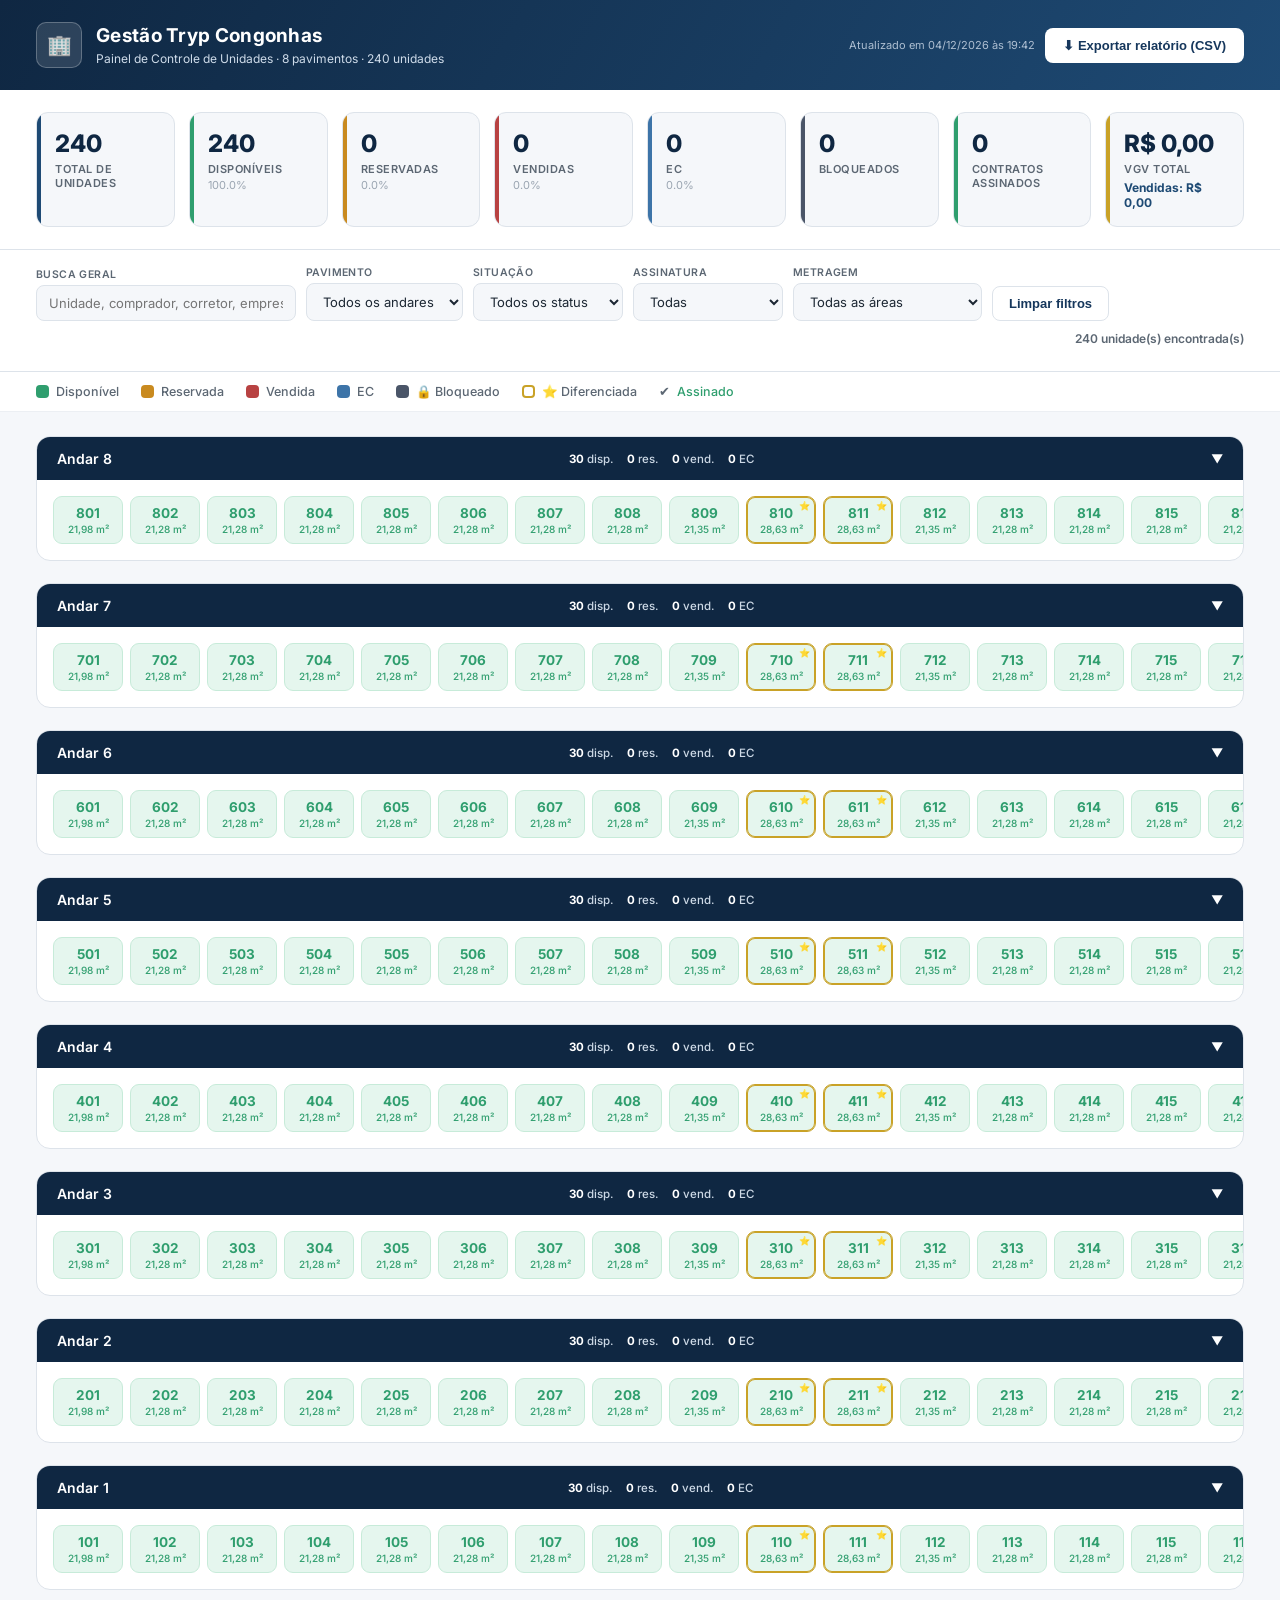
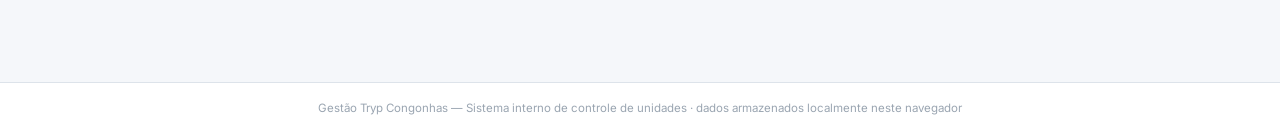
<file: GESTÂO CONGONHAS.html>
<!DOCTYPE html>
<html lang="pt-BR">
<head>
<meta charset="UTF-8">
<meta name="viewport" content="width=device-width, initial-scale=1.0">
<title>Gestão Tryp Congonhas | Controle de Unidades</title>
<link rel="preconnect" href="https://fonts.googleapis.com">
<link href="https://fonts.googleapis.com/css2?family=Inter:wght@400;500;600;700;800&display=swap" rel="stylesheet">
<style>
  :root{
    --azul-900:#0f2742;
    --azul-800:#16375c;
    --azul-700:#1e4a74;
    --azul-600:#2a5d8f;
    --azul-500:#3d74a8;
    --cinza-50:#f5f7fa;
    --cinza-100:#eceff3;
    --cinza-200:#dde3ea;
    --cinza-400:#9aa5b1;
    --cinza-600:#5c6773;
    --texto:#1c2733;

    --disp:#2f9e6e;
    --disp-bg:#e5f6ee;
    --res:#c98a1f;
    --res-bg:#fbf0dd;
    --vend:#b84242;
    --vend-bg:#fbe8e8;
    --ec:#3d74a8;
    --ec-bg:#e6eef5;
    --dif-border:#c9a227;

    --sign-ok:#2f9e6e;
    --sign-pend:#c98a1f;
    --sign-no:#9aa5b1;

    --bloqueado:#4a5568;
    --bloqueado-bg:#e2e8f0;
  }

  *{ box-sizing:border-box; margin:0; padding:0; }
  body{
    font-family:'Inter',Arial,sans-serif;
    background: var(--cinza-50);
    color: var(--texto);
    -webkit-font-smoothing:antialiased;
  }

  /* ===== HEADER ===== */
  header{
    background: linear-gradient(120deg, var(--azul-900), var(--azul-700));
    color:#fff;
    padding: 22px 36px;
    display:flex;
    justify-content:space-between;
    align-items:center;
    flex-wrap:wrap;
    gap:14px;
    box-shadow: 0 2px 10px rgba(0,0,0,.15);
  }
  .brand{ display:flex; align-items:center; gap:14px; }
  .brand-icon{
    width:46px; height:46px;
    background: rgba(255,255,255,.12);
    border:1px solid rgba(255,255,255,.25);
    border-radius:10px;
    display:flex; align-items:center; justify-content:center;
    font-size:20px;
  }
  .brand h1{ font-size:19px; font-weight:700; letter-spacing:.3px; }
  .brand span{ font-size:12px; color:#cfdcea; font-weight:400; }

  .header-actions{ display:flex; gap:10px; align-items:center; }
  .btn-export{
    background:#fff;
    color:var(--azul-800);
    border:none;
    padding:10px 18px;
    border-radius:8px;
    font-size:13px;
    font-weight:600;
    cursor:pointer;
    display:flex; align-items:center; gap:8px;
    transition:.2s;
  }
  .btn-export:hover{ background:#dfe8f1; transform:translateY(-1px); }

  .updated-at{ font-size:11px; color:#aebfd2; }

  /* ===== DASHBOARD ===== */
  .dashboard{
    display:grid;
    grid-template-columns: repeat(8, 1fr);
    gap:14px;
    padding: 22px 36px;
    background:#fff;
    border-bottom:1px solid var(--cinza-200);
  }
  .card{
    background: var(--cinza-50);
    border:1px solid var(--cinza-200);
    border-radius:12px;
    padding:16px 18px;
    position:relative;
    overflow:hidden;
  }
  .card::before{ content:""; position:absolute; left:0; top:0; bottom:0; width:4px; }
  .card h3{ font-size:24px; font-weight:800; color:var(--azul-900); }
  .card p{ font-size:11px; color:var(--cinza-600); text-transform:uppercase; letter-spacing:.5px; margin-top:4px; font-weight:600;}
  .card .pct{ font-size:11px; color:var(--cinza-400); margin-top:2px; }
  .card .valor-total{ font-size:12px; color:var(--azul-700); font-weight:700; margin-top:4px; }

  .card.total::before{ background:var(--azul-700); }
  .card.disponivel::before{ background:var(--disp); }
  .card.reservada::before{ background:var(--res); }
  .card.vendida::before{ background:var(--vend); }
  .card.ec::before{ background:var(--ec); }
  .card.dif::before{ background:var(--dif-border); }
  .card.assinado::before{ background:var(--sign-ok); }
  .card.bloqueado::before{ background:var(--bloqueado); }

  /* ===== FILTERS ===== */
  .filters{
    display:flex;
    gap:10px;
    flex-wrap:wrap;
    align-items:flex-end;
    padding: 16px 36px;
    background:#fff;
    border-bottom:1px solid var(--cinza-200);
    position:sticky;
    top:0;
    z-index:60;
  }
  .filters label.fgroup{ display:flex; flex-direction:column; gap:4px; }
  .filters label.fgroup span{
    font-size:10.5px; color:var(--cinza-600); font-weight:600; text-transform:uppercase; letter-spacing:.4px;
  }
  .filters select, .filters input{
    padding:9px 12px;
    border-radius:8px;
    border:1px solid var(--cinza-200);
    font-size:13px;
    background:var(--cinza-50);
    color:var(--texto);
    min-width:150px;
    font-family:inherit;
  }
  .filters input#fBuscaGeral{ min-width:260px; }
  .filters select:focus, .filters input:focus{ outline:none; border-color:var(--azul-600); background:#fff; }
  .filters .btn-clear{
    background:transparent;
    border:1px solid var(--cinza-200);
    color:var(--azul-800);
    padding:9px 16px;
    border-radius:8px;
    font-size:13px;
    font-weight:600;
    cursor:pointer;
    transition:.2s;
  }
  .filters .btn-clear:hover{ background:var(--cinza-100); }
  .filters .result-count{
    font-size:12px; color:var(--cinza-600); margin-left:auto; padding-bottom:9px; font-weight:600;
  }

  /* ===== LEGEND ===== */
  .legend{
    display:flex;
    gap:22px;
    padding: 12px 36px;
    flex-wrap:wrap;
    font-size:12.5px;
    background:#fff;
    border-bottom:1px solid var(--cinza-100);
    color:var(--cinza-600);
  }
  .legend span{ display:flex; align-items:center; gap:7px; font-weight:500; }
  .dot{ width:13px; height:13px; border-radius:4px; display:inline-block; }

  /* ===== FLOORS ===== */
  .container{ padding: 24px 36px 70px; }

  .floor-block{
    margin-bottom: 22px;
    background:#fff;
    border-radius:14px;
    border:1px solid var(--cinza-200);
    overflow:hidden;
  }
  .floor-header{
    background: var(--azul-900);
    color:#fff;
    padding: 13px 20px;
    display:flex;
    justify-content:space-between;
    align-items:center;
    flex-wrap:wrap;
    gap:10px;
    font-size:14px;
    font-weight:600;
    cursor:pointer;
    user-select:none;
  }
  .floor-header .mini-stats{ display:flex; gap:14px; font-size:11.5px; font-weight:500; flex-wrap:wrap; color:#cdd9e6;}
  .floor-header .mini-stats b{ color:#fff; font-weight:700; }
  .floor-header .toggle-icon{ transition: transform .25s; font-size:12px; }
  .floor-header.collapsed .toggle-icon{ transform: rotate(-90deg); }

  .floor-grid-wrapper{ overflow-x:auto; padding:16px; }
  .floor-grid-wrapper.hidden{ display:none; }

  .floor-grid{
    display:grid;
    grid-template-columns: repeat(30, minmax(70px,1fr));
    gap:7px;
    min-width:2150px;
  }

  .unit{
    border-radius:9px;
    padding:8px 5px;
    text-align:center;
    cursor:pointer;
    font-size:12px;
    position:relative;
    transition: all .15s ease;
    border:1.5px solid transparent;
    background:#fff;
  }
  .unit b{ display:block; font-size:13.5px; font-weight:700; }
  .unit small{ display:block; font-size:10px; margin-top:2px; font-weight:500; }
  .unit:hover{ transform: translateY(-3px); box-shadow:0 6px 14px rgba(15,39,66,.18); z-index:5; }
  .unit.dim{ opacity:.15; pointer-events:none; }
  .unit.bloqueada{ 
    background:var(--bloqueado-bg); 
    color:var(--bloqueado); 
    border-color:var(--cinza-400);
    cursor:not-allowed;
  }
  .unit.bloqueada:hover{ transform:none; box-shadow:none; }

  .status-disponivel{ background:var(--disp-bg); color:var(--disp); border-color:#c7ebd9;}
  .status-reservada{ background:var(--res-bg); color:var(--res); border-color:#f0dcb2;}
  .status-vendida{ background:var(--vend-bg); color:var(--vend); border-color:#f3cccc;}
  .status-ec{ background:var(--ec-bg); color:var(--ec); border-color:#c6dced;}

  .diferenciada{ border-color:var(--dif-border) !important; box-shadow: inset 0 0 0 1px var(--dif-border); }
  .star{ position:absolute; top:3px; right:5px; font-size:9px; }
  .lock-icon{ position:absolute; top:3px; left:5px; font-size:9px; }

  .sign-badge{
    position:absolute; top:3px; right:5px; font-size:9px; font-weight:700;
  }
  .sign-badge.ok{ color:var(--sign-ok); }
  .sign-badge.pend{ color:var(--sign-pend); }

  /* ===== MODAL ===== */
  .overlay{
    display:none;
    position:fixed; inset:0;
    background:rgba(15,39,66,.55);
    align-items:center; justify-content:center;
    z-index:999;
    backdrop-filter: blur(2px);
    padding: 20px;
  }
  .overlay.active{ display:flex; }
  .modal{
    background:#fff;
    width:480px;
    max-width:100%;
    max-height: 92vh;
    overflow-y:auto;
    border-radius:16px;
    padding:26px;
    box-shadow:0 20px 50px rgba(0,0,0,.25);
    animation: pop .18s ease;
  }
  @keyframes pop{ from{ transform:scale(.95); opacity:0;} to{ transform:scale(1); opacity:1;} }

  .modal-head{ display:flex; justify-content:space-between; align-items:flex-start; margin-bottom:4px;}
  .modal h2{ font-size:19px; color:var(--azul-900); font-weight:700; }
  .modal .close-x{ cursor:pointer; color:var(--cinza-400); font-size:20px; line-height:1;}
  .modal .close-x:hover{ color:var(--texto); }
  .modal .area-info{ font-size:12.5px; color:var(--cinza-600); margin-bottom:10px; }
  .modal .valor-info{ font-size:14px; color:var(--azul-800); font-weight:700; margin-bottom:14px; }

  .modal .section-title{
    font-size:11px; font-weight:800; color:var(--azul-700); text-transform:uppercase;
    letter-spacing:.6px; margin-top:18px; padding-top:14px; border-top:1px solid var(--cinza-100);
  }
  .modal .section-title:first-of-type{ border-top:none; padding-top:0; margin-top:6px; }

  .modal .row2{ display:grid; grid-template-columns:1fr 1fr; gap:10px; }
  .modal .row3{ display:grid; grid-template-columns:1fr 1fr 1fr; gap:10px; }

  .modal label{ font-size:11.5px; font-weight:700; display:block; margin-top:12px; margin-bottom:5px; color:var(--cinza-600); text-transform:uppercase; letter-spacing:.4px;}
  .modal select, .modal input, .modal textarea{
    width:100%; padding:10px 12px; border-radius:8px; border:1px solid var(--cinza-200); font-size:13.5px; font-family:inherit; background:var(--cinza-50);
  }
  .modal select:focus, .modal input:focus, .modal textarea:focus{ outline:none; border-color:var(--azul-600); background:#fff;}
  .modal textarea{ resize:vertical; min-height:55px; }

  .modal .checkbox-group{
    display:flex; align-items:center; gap:8px; margin-top:14px; padding:12px;
    background:var(--cinza-50); border-radius:8px; border:1px solid var(--cinza-200);
  }
  .modal .checkbox-group input[type="checkbox"]{ width:18px; height:18px; cursor:pointer; }
  .modal .checkbox-group label{ margin:0; cursor:pointer; color:var(--texto); font-size:13px; text-transform:none; letter-spacing:0; }
  .modal .checkbox-group small{ display:block; color:var(--cinza-600); font-size:11px; margin-top:4px; }

  .modal .bloqueada-warning{
    background:#fed7d7; color:#c53030; padding:10px; border-radius:8px; font-size:12px; margin-top:10px;
    border-left:4px solid #c53030; display:none;
  }
  .modal .bloqueada-warning.active{ display:block; }

  .modal-actions{ display:flex; justify-content:flex-end; gap:10px; margin-top:22px; }
  .modal-actions button{ padding:10px 20px; border-radius:8px; border:none; cursor:pointer; font-size:13.5px; font-weight:600; transition:.2s; }
  .btn-save{ background:var(--azul-800); color:#fff; }
  .btn-save:hover{ background:var(--azul-900); }
  .btn-cancel{ background:var(--cinza-100); color:var(--cinza-600); }
  .btn-cancel:hover{ background:var(--cinza-200); }

  footer{
    text-align:center; padding:18px; font-size:11.5px; color:var(--cinza-400);
    background:#fff; border-top:1px solid var(--cinza-200);
  }

  @media (max-width: 1200px){ .dashboard{ grid-template-columns: repeat(4,1fr); } }
  @media (max-width: 700px){
    .dashboard{ grid-template-columns: repeat(2,1fr); }
    header, .filters, .dashboard, .legend, .container{ padding-left:16px; padding-right:16px; }
    .modal .row2, .modal .row3{ grid-template-columns:1fr; }
  }
</style>
</head>
<body>

<header>
  <div class="brand">
    <div class="brand-icon">🏢</div>
    <div>
      <h1>Gestão Tryp Congonhas</h1>
      <span>Painel de Controle de Unidades · 8 pavimentos · 240 unidades</span>
    </div>
  </div>
  <div class="header-actions">
    <div class="updated-at" id="updatedAt"></div>
    <button class="btn-export" onclick="exportCSV()">⬇ Exportar relatório (CSV)</button>
  </div>
</header>

<div class="dashboard" id="dashboard"></div>

<div class="filters">
  <label class="fgroup">
    <span>Busca geral</span>
    <input type="text" id="fBuscaGeral" placeholder="Unidade, comprador, corretor, empresa ou proposta..." oninput="render()">
  </label>

  <label class="fgroup">
    <span>Pavimento</span>
    <select id="fAndar" onchange="render()">
      <option value="todos">Todos os andares</option>
    </select>
  </label>

  <label class="fgroup">
    <span>Situação</span>
    <select id="fStatus" onchange="render()">
      <option value="todos">Todos os status</option>
      <option value="disponivel">Disponível</option>
      <option value="reservada">Reservada</option>
      <option value="vendida">Vendida</option>
      <option value="ec">EC</option>
      <option value="bloqueado">Bloqueado</option>
    </select>
  </label>

  <label class="fgroup">
    <span>Assinatura</span>
    <select id="fAssinado" onchange="render()">
      <option value="todos">Todas</option>
      <option value="sim">Assinado</option>
      <option value="pendente">Pendente</option>
      <option value="nao">Não assinado</option>
    </select>
  </label>

  <label class="fgroup">
    <span>Metragem</span>
    <select id="fDif" onchange="render()">
      <option value="todos">Todas as áreas</option>
      <option value="sim">Somente diferenciadas</option>
      <option value="nao">Somente padrão</option>
    </select>
  </label>

  <button class="btn-clear" onclick="limparFiltros()">Limpar filtros</button>
  <div class="result-count" id="resultCount"></div>
</div>

<div class="legend">
  <span><i class="dot" style="background:var(--disp)"></i> Disponível</span>
  <span><i class="dot" style="background:var(--res)"></i> Reservada</span>
  <span><i class="dot" style="background:var(--vend)"></i> Vendida</span>
  <span><i class="dot" style="background:var(--ec)"></i> EC</span>
  <span><i class="dot" style="background:var(--bloqueado)"></i> 🔒 Bloqueado</span>
  <span><i class="dot" style="background:#fff;border:2px solid var(--dif-border)"></i> ⭐ Diferenciada</span>
  <span>✔ <span style="color:var(--sign-ok)">Assinado</span></span>
</div>

<div class="container" id="container"></div>

<footer>Gestão Tryp Congonhas — Sistema interno de controle de unidades · dados armazenados localmente neste navegador</footer>

<!-- MODAL -->
<div class="overlay" id="overlay">
  <div class="modal">
    <div class="modal-head">
      <h2 id="mTitulo">Unidade 000</h2>
      <span class="close-x" onclick="fecharModal()">&times;</span>
    </div>
    <div class="area-info" id="mArea">Área: 00,00 m²</div>
    <div class="valor-info" id="mValorDisplay">VGV: R$ 0,00</div>

    <div class="section-title">Situação da unidade</div>
    
    <div class="checkbox-group">
      <input type="checkbox" id="mBloqueado">
      <div>
        <label for="mBloqueado">🔒 Unidade bloqueada (indisponível para venda)</label>
        <small>Unidades bloqueadas não podem ser marcadas como vendidas ou reservadas</small>
      </div>
    </div>
    <div class="bloqueada-warning" id="bloqueadaWarning">
      ⚠️ Esta unidade está bloqueada. Desbloqueie antes de alterar o status para vendido/reservado.
    </div>

    <div class="row2" style="margin-top:12px;">
      <div>
        <label>Status</label>
        <select id="mStatus">
          <option value="disponivel">Disponível</option>
          <option value="reservada">Reservada</option>
          <option value="vendida">Vendida</option>
          <option value="ec">EC</option>
        </select>
      </div>
      <div>
        <label>Assinatura do contrato</label>
        <select id="mAssinado">
          <option value="nao">Não assinado</option>
          <option value="pendente">Pendente</option>
          <option value="sim">Assinado</option>
        </select>
      </div>
    </div>

    <div class="section-title">Dados comerciais</div>
    <label>Comprador / Cliente</label>
    <input type="text" id="mComprador" placeholder="Nome do cliente">

    <div class="row3">
      <div>
        <label>Corretor responsável</label>
        <input type="text" id="mCorretor" placeholder="Nome do corretor">
      </div>
      <div>
        <label>Empresa parceira</label>
        <input type="text" id="mEmpresa" placeholder="Nome da empresa">
      </div>
      <div>
        <label>Nº da proposta</label>
        <input type="text" id="mProposta" placeholder="Ex: PROP-0045">
      </div>
    </div>

    <label>Condições de compra</label>
    <select id="mCondicao">
      <option value="">Selecione...</option>
      <option value="a_vista">À vista</option>
      <option value="financiamento_bancario">Financiamento bancário</option>
      <option value="parcelado_construtora">Parcelado com a construtora</option>
      <option value="consorcio">Consórcio</option>
      <option value="fgts">FGTS + Financiamento</option>
      <option value="outro">Outro</option>
    </select>

    <label style="margin-top:14px;">Valor da unidade (VGV)</label>
    <input type="text" id="mValor" placeholder="R$ 0,00" oninput="formatarMoeda(this)">

    <div class="row2">
      <div>
        <label>Data da movimentação</label>
        <input type="date" id="mData">
      </div>
      <div>
        <label>Valor/m² (calculado)</label>
        <input type="text" id="mValorM2" readonly style="background:#f0f4f8; color:var(--cinza-600);">
      </div>
    </div>

    <div class="section-title">Observações</div>
    <textarea id="mObs" placeholder="Observações adicionais..."></textarea>

    <div class="modal-actions">
      <button class="btn-cancel" onclick="fecharModal()">Cancelar</button>
      <button class="btn-save" onclick="salvarUnidade()">Salvar alterações</button>
    </div>
  </div>
</div>

<script>
/* ===================== DADOS ===================== */
const STORAGE_KEY = "tryp_congonhas_unidades_v4";

const areaPattern = [
21.98,21.28,21.28,21.28,21.28,21.28,21.28,21.28,21.35,28.63,
28.63,21.35,21.28,21.28,21.28,21.28,21.28,21.28,21.28,21.28,
22.00,22.00,21.35,21.28,21.28,21.28,21.35,22.97,22.97,21.28
];

function unidadePadrao(andar, pos){
  return {
    id: andar*100 + pos,
    andar, pos,
    area: areaPattern[pos-1],
    status: "disponivel",
    bloqueado: false,
    assinado: "nao",
    comprador: "",
    corretor: "",
    empresa: "",
    proposta: "",
    condicao: "",
    valor: 0,
    data: "",
    obs: ""
  };
}

function gerarDadosIniciais(){
  const floors = [];
  for(let andar=1; andar<=8; andar++){
    const units = [];
    for(let pos=1; pos<=30; pos++){
      units.push(unidadePadrao(andar, pos));
    }
    floors.push({ andar, units });
  }
  return floors;
}

function migrarDados(dados){
  dados.forEach(floor => {
    floor.units.forEach(u => {
      if(u.assinado === undefined) u.assinado = "nao";
      if(u.empresa === undefined) u.empresa = "";
      if(u.proposta === undefined) u.proposta = "";
      if(u.condicao === undefined) u.condicao = "";
      if(u.valor === undefined) u.valor = 0;
      if(u.bloqueado === undefined) u.bloqueado = false;
    });
  });
  return dados;
}

function carregarDados(){
  const saved = localStorage.getItem(STORAGE_KEY);
  if(saved) return migrarDados(JSON.parse(saved));
  const dados = gerarDadosIniciais();
  salvarLocal(dados);
  return dados;
}
function salvarLocal(dados){ localStorage.setItem(STORAGE_KEY, JSON.stringify(dados)); }

let floors = carregarDados();
let unidadeSelecionada = null;
let andaresColapsados = {};

/* ===================== HELPERS ===================== */
const todasUnidades = () => floors.flatMap(f => f.units);
const isDiferenciada = (area) => area >= 22.00;
const fmt = (n) => n.toFixed(2).replace(".", ",");
const fmtMoeda = (v) => "R$ " + (v||0).toLocaleString('pt-BR', {minimumFractionDigits:2, maximumFractionDigits:2});
const parseMoeda = (s) => parseFloat(s.replace(/[^\d,.-]/g, '').replace('.', '').replace(',', '.')) || 0;

const condicaoLabel = {
  "a_vista":"À vista",
  "financiamento_bancario":"Financiamento bancário",
  "parcelado_construtora":"Parcelado com a construtora",
  "consorcio":"Consórcio",
  "fgts":"FGTS + Financiamento",
  "outro":"Outro",
  "":""
};

function atualizarTimestamp(){
  const now = new Date();
  document.getElementById("updatedAt").textContent =
    "Atualizado em " + now.toLocaleDateString('pt-BR') + " às " + now.toLocaleTimeString('pt-BR', {hour:'2-digit',minute:'2-digit'});
}

/* ===================== SELECT DE ANDARES ===================== */
(function popularAndares(){
  const sel = document.getElementById("fAndar");
  for(let a=8; a>=1; a--){
    const opt = document.createElement("option");
    opt.value = a; opt.textContent = "Andar " + a;
    sel.appendChild(opt);
  }
})();

/* ===================== DASHBOARD ===================== */
function renderDashboard(){
  const all = todasUnidades();
  const total = all.length;
  const disponiveis = all.filter(u=>u.status==="disponivel" && !u.bloqueado).length;
  const reservadas = all.filter(u=>u.status==="reservada").length;
  const vendidas = all.filter(u=>u.status==="vendida").length;
  const ec = all.filter(u=>u.status==="ec").length;
  const bloqueados = all.filter(u=>u.bloqueado).length;
  const dif = all.filter(u=>isDiferenciada(u.area)).length;
  const assinados = all.filter(u=>u.assinado==="sim").length;
  
  const vgvTotal = all.reduce((acc, u) => acc + (u.valor || 0), 0);
  const vgvVendidas = all.filter(u=>u.status==="vendida").reduce((acc, u) => acc + (u.valor || 0), 0);
  
  const pct = (n) => ((n/total)*100).toFixed(1) + "%";

  document.getElementById("dashboard").innerHTML = `
    <div class="card total"><h3>${total}</h3><p>Total de unidades</p></div>
    <div class="card disponivel"><h3>${disponiveis}</h3><p>Disponíveis</p><div class="pct">${pct(disponiveis)}</div></div>
    <div class="card reservada"><h3>${reservadas}</h3><p>Reservadas</p><div class="pct">${pct(reservadas)}</div></div>
    <div class="card vendida"><h3>${vendidas}</h3><p>Vendidas</p><div class="pct">${pct(vendidas)}</div></div>
    <div class="card ec"><h3>${ec}</h3><p>EC</p><div class="pct">${pct(ec)}</div></div>
    <div class="card bloqueado"><h3>${bloqueados}</h3><p>Bloqueados</p></div>
    <div class="card assinado"><h3>${assinados}</h3><p>Contratos assinados</p></div>
    <div class="card dif"><h3>${fmtMoeda(vgvTotal)}</h3><p>VGV Total</p><div class="valor-total">Vendidas: ${fmtMoeda(vgvVendidas)}</div></div>
  `;
}

/* ===================== BUSCA GERAL ===================== */
function matchBuscaGeral(u, termo){
  if(!termo) return true;
  const t = termo.toLowerCase();
  const campos = [
    String(u.id),
    u.comprador || "",
    u.corretor || "",
    u.empresa || "",
    u.proposta || "",
    condicaoLabel[u.condicao] || "",
    fmtMoeda(u.valor)
  ];
  return campos.some(c => c.toLowerCase().includes(t));
}

/* ===================== RENDER PRINCIPAL ===================== */
function render(){
  renderDashboard();
  atualizarTimestamp();

  const fAndar = document.getElementById("fAndar").value;
  const fStatus = document.getElementById("fStatus").value;
  const fDif = document.getElementById("fDif").value;
  const fAssinado = document.getElementById("fAssinado").value;
  const fBuscaGeral = document.getElementById("fBuscaGeral").value.trim();

  const container = document.getElementById("container");
  container.innerHTML = "";

  const floorsOrdenados = [...floors].sort((a,b)=> b.andar - a.andar);
  let totalVisiveis = 0;

  floorsOrdenados.forEach(floor => {
    if(fAndar !== "todos" && Number(fAndar) !== floor.andar) return;

    const disp = floor.units.filter(u=>u.status==="disponivel" && !u.bloqueado).length;
    const res = floor.units.filter(u=>u.status==="reservada").length;
    const ven = floor.units.filter(u=>u.status==="vendida").length;
    const ec = floor.units.filter(u=>u.status==="ec").length;
    const bloq = floor.units.filter(u=>u.bloqueado).length;

    const colapsado = !!andaresColapsados[floor.andar];

    const block = document.createElement("div");
    block.className = "floor-block";
    block.innerHTML = `
      <div class="floor-header ${colapsado?'collapsed':''}" onclick="toggleAndar(${floor.andar})">
        <span>Andar ${floor.andar}</span>
        <div class="mini-stats">
          <span><b>${disp}</b> disp.</span>
          <span><b>${res}</b> res.</span>
          <span><b>${ven}</b> vend.</span>
          <span><b>${ec}</b> EC</span>
          ${bloq>0 ? `<span><b>${bloq}</b> 🔒</span>` : ""}
        </div>
        <span class="toggle-icon">▼</span>
      </div>
      <div class="floor-grid-wrapper ${colapsado?'hidden':''}" id="grid-wrap-${floor.andar}">
        <div class="floor-grid" id="grid-${floor.andar}"></div>
      </div>
    `;
    container.appendChild(block);

    const grid = block.querySelector(`#grid-${floor.andar}`);

    floor.units.forEach(u => {
      const matchStatus = fStatus === "todos" || 
                         (fStatus === "bloqueado" && u.bloqueado) ||
                         (fStatus !== "bloqueado" && u.status === fStatus && !u.bloqueado);
      const matchDif = fDif === "todos" ||
                        (fDif === "sim" && isDiferenciada(u.area)) ||
                        (fDif === "nao" && !isDiferenciada(u.area));
      const matchAssinado = fAssinado === "todos" || u.assinado === fAssinado;
      const matchBusca = matchBuscaGeral(u, fBuscaGeral);
      const visivel = matchStatus && matchDif && matchAssinado && matchBusca;
      if(visivel) totalVisiveis++;

      let badges = "";
      if(u.bloqueado) badges += '<span class="lock-icon">🔒</span>';
      else if(u.assinado === "sim") badges += '<span class="sign-badge ok">✔</span>';
      else if(u.assinado === "pendente") badges += '<span class="sign-badge pend">◐</span>';

      const div = document.createElement("div");
      div.className = `unit ${u.bloqueado ? 'bloqueada' : 'status-'+u.status}` + (isDiferenciada(u.area) ? " diferenciada" : "") + (visivel ? "" : " dim");
      div.title = u.comprador ? `Comprador: ${u.comprador}${u.valor ? '\nVGV: '+fmtMoeda(u.valor) : ''}` : (u.valor ? `VGV: ${fmtMoeda(u.valor)}` : "");
      div.innerHTML = `
        ${badges}
        <b>${u.id}</b>
        <small>${fmt(u.area)} m²</small>
        ${isDiferenciada(u.area) ? '<span class="star">⭐</span>' : ""}
      `;
      if(!u.bloqueado) div.onclick = () => abrirModal(u.id);
      grid.appendChild(div);
    });
  });

  document.getElementById("resultCount").textContent = `${totalVisiveis} unidade(s) encontrada(s)`;
}

function toggleAndar(andar){
  andaresColapsados[andar] = !andaresColapsados[andar];
  render();
}

/* ===================== FILTROS ===================== */
function limparFiltros(){
  document.getElementById("fAndar").value = "todos";
  document.getElementById("fStatus").value = "todos";
  document.getElementById("fDif").value = "todos";
  document.getElementById("fAssinado").value = "todos";
  document.getElementById("fBuscaGeral").value = "";
  render();
}

/* ===================== MODAL ===================== */
function formatarMoeda(input){
  let v = parseMoeda(input.value);
  input.value = fmtMoeda(v);
  atualizarValorM2();
}

function atualizarValorM2(){
  const u = unidadeSelecionada;
  if(!u) return;
  const valor = parseMoeda(document.getElementById("mValor").value);
  const m2 = valor / u.area;
  document.getElementById("mValorM2").value = fmtMoeda(m2) + " /m²";
}

function abrirModal(id){
  const unidade = todasUnidades().find(u => u.id === id);
  unidadeSelecionada = unidade;

  document.getElementById("mTitulo").textContent = "Unidade " + unidade.id;
  document.getElementById("mArea").textContent = "Área privativa: " + fmt(unidade.area) + " m²" + (isDiferenciada(unidade.area) ? " · ⭐ Metragem diferenciada" : "");
  document.getElementById("mValorDisplay").textContent = "VGV: " + fmtMoeda(unidade.valor);
  
  document.getElementById("mBloqueado").checked = unidade.bloqueado;
  document.getElementById("mStatus").value = unidade.status;
  document.getElementById("mAssinado").value = unidade.assinado;
  document.getElementById("mComprador").value = unidade.comprador;
  document.getElementById("mCorretor").value = unidade.corretor;
  document.getElementById("mEmpresa").value = unidade.empresa;
  document.getElementById("mProposta").value = unidade.proposta;
  document.getElementById("mCondicao").value = unidade.condicao;
  document.getElementById("mValor").value = unidade.valor ? fmtMoeda(unidade.valor) : "";
  document.getElementById("mData").value = unidade.data;
  document.getElementById("mObs").value = unidade.obs;

  atualizarValorM2();
  verificarBloqueio();
  
  document.getElementById("mBloqueado").addEventListener("change", verificarBloqueio);
  
  document.getElementById("overlay").classList.add("active");
}

function verificarBloqueio(){
  const bloqueado = document.getElementById("mBloqueado").checked;
  const status = document.getElementById("mStatus").value;
  const warning = document.getElementById("bloqueadaWarning");
  const statusSelect = document.getElementById("mStatus");
  
  if(bloqueado){
    warning.classList.add("active");
    if(status === "vendida" || status === "reservada"){
      statusSelect.value = "disponivel";
    }
    statusSelect.disabled = true;
  } else {
    warning.classList.remove("active");
    statusSelect.disabled = false;
  }
}

function fecharModal(){
  document.getElementById("overlay").classList.remove("active");
  unidadeSelecionada = null;
}

function salvarUnidade(){
  if(!unidadeSelecionada) return;
  
  const bloqueado = document.getElementById("mBloqueado").checked;
  const status = document.getElementById("mStatus").value;
  
  if(bloqueado && (status === "vendida" || status === "reservada")){
    alert("Não é possível vender ou reservar uma unidade bloqueada. Desbloqueie primeiro ou mude o status para disponível/EC.");
    return;
  }
  
  unidadeSelecionada.bloqueado = bloqueado;
  unidadeSelecionada.status = status;
  unidadeSelecionada.assinado = document.getElementById("mAssinado").value;
  unidadeSelecionada.comprador = document.getElementById("mComprador").value;
  unidadeSelecionada.corretor = document.getElementById("mCorretor").value;
  unidadeSelecionada.empresa = document.getElementById("mEmpresa").value;
  unidadeSelecionada.proposta = document.getElementById("mProposta").value;
  unidadeSelecionada.condicao = document.getElementById("mCondicao").value;
  unidadeSelecionada.valor = parseMoeda(document.getElementById("mValor").value);
  unidadeSelecionada.data = document.getElementById("mData").value;
  unidadeSelecionada.obs = document.getElementById("mObs").value;
  
  salvarLocal(floors);
  fecharModal();
  render();
}

document.getElementById("overlay").addEventListener("click", (e)=>{
  if(e.target.id === "overlay") fecharModal();
});
document.addEventListener("keydown", (e)=>{
  if(e.key === "Escape") fecharModal();
});

/* ===================== EXPORTAR CSV ===================== */
function exportCSV(){
  const all = todasUnidades();
  let csv = "Unidade;Andar;Area(m2);Status;Bloqueado;Assinatura;Comprador;Corretor;Empresa Parceira;Proposta;Condicao de Compra;VGV(R$);Data;Observacoes\n";
  all.forEach(u => {
    csv += `${u.id};${u.andar};${fmt(u.area)};${u.status};${u.bloqueado?'Sim':'Não'};${u.assinado};${u.comprador};${u.corretor};${u.empresa};${u.proposta};${condicaoLabel[u.condicao]||""};${u.valor.toFixed(2).replace(".",",")};${u.data};${(u.obs||"").replace(/\n/g," ")}\n`;
  });
  const blob = new Blob(["\uFEFF" + csv], { type: "text/csv;charset=utf-8;" });
  const link = document.createElement("a");
  link.href = URL.createObjectURL(blob);
  link.download = "tryp_congonhas_unidades.csv";
  link.click();
}

/* ===================== INICIALIZAÇÃO ===================== */
render();
</script>
</body>
</html>
</file>
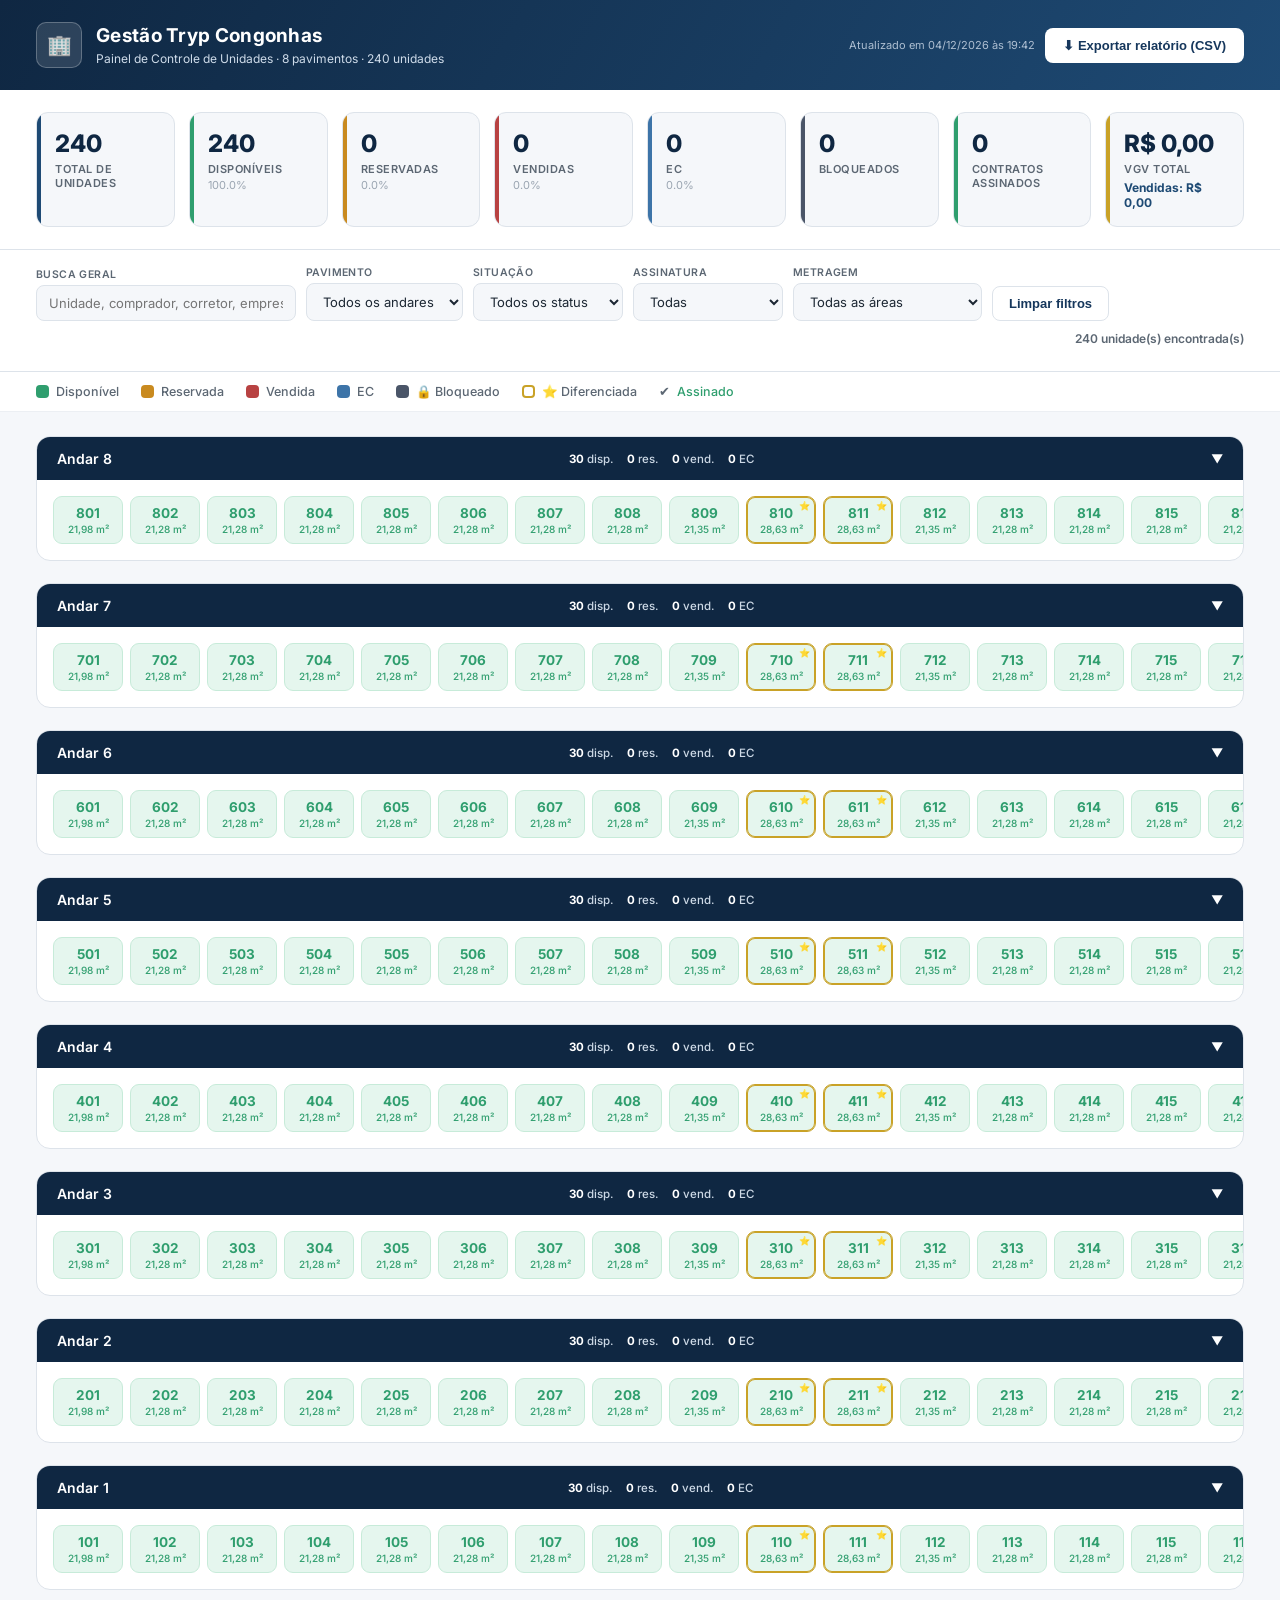
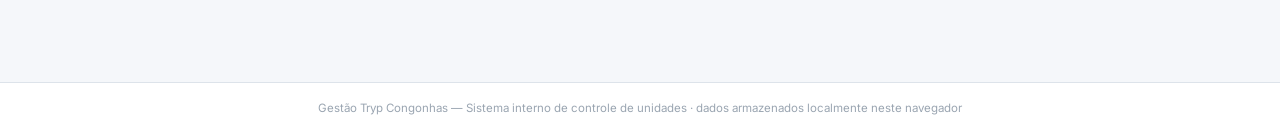
<file: index(1).html>
<!DOCTYPE html>
<html lang="pt-BR">
<head>
<meta charset="UTF-8">
<meta name="viewport" content="width=device-width, initial-scale=1.0">
<title>Gestão Tryp Congonhas | Controle de Unidades</title>
<link rel="preconnect" href="https://fonts.googleapis.com">
<link href="https://fonts.googleapis.com/css2?family=Inter:wght@400;500;600;700;800&display=swap" rel="stylesheet">
<style>
  :root{
    --azul-900:#0f2742;
    --azul-800:#16375c;
    --azul-700:#1e4a74;
    --azul-600:#2a5d8f;
    --azul-500:#3d74a8;
    --cinza-50:#f5f7fa;
    --cinza-100:#eceff3;
    --cinza-200:#dde3ea;
    --cinza-400:#9aa5b1;
    --cinza-600:#5c6773;
    --texto:#1c2733;

    --disp:#2f9e6e;
    --disp-bg:#e5f6ee;
    --res:#c98a1f;
    --res-bg:#fbf0dd;
    --vend:#b84242;
    --vend-bg:#fbe8e8;
    --ec:#3d74a8;
    --ec-bg:#e6eef5;
    --dif-border:#c9a227;

    --sign-ok:#2f9e6e;
    --sign-pend:#c98a1f;
    --sign-no:#9aa5b1;

    --bloqueado:#4a5568;
    --bloqueado-bg:#e2e8f0;
  }

  *{ box-sizing:border-box; margin:0; padding:0; }
  body{
    font-family:'Inter',Arial,sans-serif;
    background: var(--cinza-50);
    color: var(--texto);
    -webkit-font-smoothing:antialiased;
  }

  /* ===== HEADER ===== */
  header{
    background: linear-gradient(120deg, var(--azul-900), var(--azul-700));
    color:#fff;
    padding: 22px 36px;
    display:flex;
    justify-content:space-between;
    align-items:center;
    flex-wrap:wrap;
    gap:14px;
    box-shadow: 0 2px 10px rgba(0,0,0,.15);
  }
  .brand{ display:flex; align-items:center; gap:14px; }
  .brand-icon{
    width:46px; height:46px;
    background: rgba(255,255,255,.12);
    border:1px solid rgba(255,255,255,.25);
    border-radius:10px;
    display:flex; align-items:center; justify-content:center;
    font-size:20px;
  }
  .brand h1{ font-size:19px; font-weight:700; letter-spacing:.3px; }
  .brand span{ font-size:12px; color:#cfdcea; font-weight:400; }

  .header-actions{ display:flex; gap:10px; align-items:center; }
  .btn-export{
    background:#fff;
    color:var(--azul-800);
    border:none;
    padding:10px 18px;
    border-radius:8px;
    font-size:13px;
    font-weight:600;
    cursor:pointer;
    display:flex; align-items:center; gap:8px;
    transition:.2s;
  }
  .btn-export:hover{ background:#dfe8f1; transform:translateY(-1px); }

  .updated-at{ font-size:11px; color:#aebfd2; }

  /* ===== DASHBOARD ===== */
  .dashboard{
    display:grid;
    grid-template-columns: repeat(8, 1fr);
    gap:14px;
    padding: 22px 36px;
    background:#fff;
    border-bottom:1px solid var(--cinza-200);
  }
  .card{
    background: var(--cinza-50);
    border:1px solid var(--cinza-200);
    border-radius:12px;
    padding:16px 18px;
    position:relative;
    overflow:hidden;
  }
  .card::before{ content:""; position:absolute; left:0; top:0; bottom:0; width:4px; }
  .card h3{ font-size:24px; font-weight:800; color:var(--azul-900); }
  .card p{ font-size:11px; color:var(--cinza-600); text-transform:uppercase; letter-spacing:.5px; margin-top:4px; font-weight:600;}
  .card .pct{ font-size:11px; color:var(--cinza-400); margin-top:2px; }
  .card .valor-total{ font-size:12px; color:var(--azul-700); font-weight:700; margin-top:4px; }

  .card.total::before{ background:var(--azul-700); }
  .card.disponivel::before{ background:var(--disp); }
  .card.reservada::before{ background:var(--res); }
  .card.vendida::before{ background:var(--vend); }
  .card.ec::before{ background:var(--ec); }
  .card.dif::before{ background:var(--dif-border); }
  .card.assinado::before{ background:var(--sign-ok); }
  .card.bloqueado::before{ background:var(--bloqueado); }

  /* ===== FILTERS ===== */
  .filters{
    display:flex;
    gap:10px;
    flex-wrap:wrap;
    align-items:flex-end;
    padding: 16px 36px;
    background:#fff;
    border-bottom:1px solid var(--cinza-200);
    position:sticky;
    top:0;
    z-index:60;
  }
  .filters label.fgroup{ display:flex; flex-direction:column; gap:4px; }
  .filters label.fgroup span{
    font-size:10.5px; color:var(--cinza-600); font-weight:600; text-transform:uppercase; letter-spacing:.4px;
  }
  .filters select, .filters input{
    padding:9px 12px;
    border-radius:8px;
    border:1px solid var(--cinza-200);
    font-size:13px;
    background:var(--cinza-50);
    color:var(--texto);
    min-width:150px;
    font-family:inherit;
  }
  .filters input#fBuscaGeral{ min-width:260px; }
  .filters select:focus, .filters input:focus{ outline:none; border-color:var(--azul-600); background:#fff; }
  .filters .btn-clear{
    background:transparent;
    border:1px solid var(--cinza-200);
    color:var(--azul-800);
    padding:9px 16px;
    border-radius:8px;
    font-size:13px;
    font-weight:600;
    cursor:pointer;
    transition:.2s;
  }
  .filters .btn-clear:hover{ background:var(--cinza-100); }
  .filters .result-count{
    font-size:12px; color:var(--cinza-600); margin-left:auto; padding-bottom:9px; font-weight:600;
  }

  /* ===== LEGEND ===== */
  .legend{
    display:flex;
    gap:22px;
    padding: 12px 36px;
    flex-wrap:wrap;
    font-size:12.5px;
    background:#fff;
    border-bottom:1px solid var(--cinza-100);
    color:var(--cinza-600);
  }
  .legend span{ display:flex; align-items:center; gap:7px; font-weight:500; }
  .dot{ width:13px; height:13px; border-radius:4px; display:inline-block; }

  /* ===== FLOORS ===== */
  .container{ padding: 24px 36px 70px; }

  .floor-block{
    margin-bottom: 22px;
    background:#fff;
    border-radius:14px;
    border:1px solid var(--cinza-200);
    overflow:hidden;
  }
  .floor-header{
    background: var(--azul-900);
    color:#fff;
    padding: 13px 20px;
    display:flex;
    justify-content:space-between;
    align-items:center;
    flex-wrap:wrap;
    gap:10px;
    font-size:14px;
    font-weight:600;
    cursor:pointer;
    user-select:none;
  }
  .floor-header .mini-stats{ display:flex; gap:14px; font-size:11.5px; font-weight:500; flex-wrap:wrap; color:#cdd9e6;}
  .floor-header .mini-stats b{ color:#fff; font-weight:700; }
  .floor-header .toggle-icon{ transition: transform .25s; font-size:12px; }
  .floor-header.collapsed .toggle-icon{ transform: rotate(-90deg); }

  .floor-grid-wrapper{ overflow-x:auto; padding:16px; }
  .floor-grid-wrapper.hidden{ display:none; }

  .floor-grid{
    display:grid;
    grid-template-columns: repeat(30, minmax(70px,1fr));
    gap:7px;
    min-width:2150px;
  }

  .unit{
    border-radius:9px;
    padding:8px 5px;
    text-align:center;
    cursor:pointer;
    font-size:12px;
    position:relative;
    transition: all .15s ease;
    border:1.5px solid transparent;
    background:#fff;
  }
  .unit b{ display:block; font-size:13.5px; font-weight:700; }
  .unit small{ display:block; font-size:10px; margin-top:2px; font-weight:500; }
  .unit:hover{ transform: translateY(-3px); box-shadow:0 6px 14px rgba(15,39,66,.18); z-index:5; }
  .unit.dim{ opacity:.15; pointer-events:none; }
  .unit.bloqueada{ 
    background:var(--bloqueado-bg); 
    color:var(--bloqueado); 
    border-color:var(--cinza-400);
    cursor:not-allowed;
  }
  .unit.bloqueada:hover{ transform:none; box-shadow:none; }

  .status-disponivel{ background:var(--disp-bg); color:var(--disp); border-color:#c7ebd9;}
  .status-reservada{ background:var(--res-bg); color:var(--res); border-color:#f0dcb2;}
  .status-vendida{ background:var(--vend-bg); color:var(--vend); border-color:#f3cccc;}
  .status-ec{ background:var(--ec-bg); color:var(--ec); border-color:#c6dced;}

  .diferenciada{ border-color:var(--dif-border) !important; box-shadow: inset 0 0 0 1px var(--dif-border); }
  .star{ position:absolute; top:3px; right:5px; font-size:9px; }
  .lock-icon{ position:absolute; top:3px; left:5px; font-size:9px; }

  .sign-badge{
    position:absolute; top:3px; right:5px; font-size:9px; font-weight:700;
  }
  .sign-badge.ok{ color:var(--sign-ok); }
  .sign-badge.pend{ color:var(--sign-pend); }

  /* ===== MODAL ===== */
  .overlay{
    display:none;
    position:fixed; inset:0;
    background:rgba(15,39,66,.55);
    align-items:center; justify-content:center;
    z-index:999;
    backdrop-filter: blur(2px);
    padding: 20px;
  }
  .overlay.active{ display:flex; }
  .modal{
    background:#fff;
    width:480px;
    max-width:100%;
    max-height: 92vh;
    overflow-y:auto;
    border-radius:16px;
    padding:26px;
    box-shadow:0 20px 50px rgba(0,0,0,.25);
    animation: pop .18s ease;
  }
  @keyframes pop{ from{ transform:scale(.95); opacity:0;} to{ transform:scale(1); opacity:1;} }

  .modal-head{ display:flex; justify-content:space-between; align-items:flex-start; margin-bottom:4px;}
  .modal h2{ font-size:19px; color:var(--azul-900); font-weight:700; }
  .modal .close-x{ cursor:pointer; color:var(--cinza-400); font-size:20px; line-height:1;}
  .modal .close-x:hover{ color:var(--texto); }
  .modal .area-info{ font-size:12.5px; color:var(--cinza-600); margin-bottom:10px; }
  .modal .valor-info{ font-size:14px; color:var(--azul-800); font-weight:700; margin-bottom:14px; }

  .modal .section-title{
    font-size:11px; font-weight:800; color:var(--azul-700); text-transform:uppercase;
    letter-spacing:.6px; margin-top:18px; padding-top:14px; border-top:1px solid var(--cinza-100);
  }
  .modal .section-title:first-of-type{ border-top:none; padding-top:0; margin-top:6px; }

  .modal .row2{ display:grid; grid-template-columns:1fr 1fr; gap:10px; }
  .modal .row3{ display:grid; grid-template-columns:1fr 1fr 1fr; gap:10px; }

  .modal label{ font-size:11.5px; font-weight:700; display:block; margin-top:12px; margin-bottom:5px; color:var(--cinza-600); text-transform:uppercase; letter-spacing:.4px;}
  .modal select, .modal input, .modal textarea{
    width:100%; padding:10px 12px; border-radius:8px; border:1px solid var(--cinza-200); font-size:13.5px; font-family:inherit; background:var(--cinza-50);
  }
  .modal select:focus, .modal input:focus, .modal textarea:focus{ outline:none; border-color:var(--azul-600); background:#fff;}
  .modal textarea{ resize:vertical; min-height:55px; }

  .modal .checkbox-group{
    display:flex; align-items:center; gap:8px; margin-top:14px; padding:12px;
    background:var(--cinza-50); border-radius:8px; border:1px solid var(--cinza-200);
  }
  .modal .checkbox-group input[type="checkbox"]{ width:18px; height:18px; cursor:pointer; }
  .modal .checkbox-group label{ margin:0; cursor:pointer; color:var(--texto); font-size:13px; text-transform:none; letter-spacing:0; }
  .modal .checkbox-group small{ display:block; color:var(--cinza-600); font-size:11px; margin-top:4px; }

  .modal .bloqueada-warning{
    background:#fed7d7; color:#c53030; padding:10px; border-radius:8px; font-size:12px; margin-top:10px;
    border-left:4px solid #c53030; display:none;
  }
  .modal .bloqueada-warning.active{ display:block; }

  .modal-actions{ display:flex; justify-content:flex-end; gap:10px; margin-top:22px; }
  .modal-actions button{ padding:10px 20px; border-radius:8px; border:none; cursor:pointer; font-size:13.5px; font-weight:600; transition:.2s; }
  .btn-save{ background:var(--azul-800); color:#fff; }
  .btn-save:hover{ background:var(--azul-900); }
  .btn-cancel{ background:var(--cinza-100); color:var(--cinza-600); }
  .btn-cancel:hover{ background:var(--cinza-200); }

  footer{
    text-align:center; padding:18px; font-size:11.5px; color:var(--cinza-400);
    background:#fff; border-top:1px solid var(--cinza-200);
  }

  @media (max-width: 1200px){ .dashboard{ grid-template-columns: repeat(4,1fr); } }
  @media (max-width: 700px){
    .dashboard{ grid-template-columns: repeat(2,1fr); }
    header, .filters, .dashboard, .legend, .container{ padding-left:16px; padding-right:16px; }
    .modal .row2, .modal .row3{ grid-template-columns:1fr; }
  }
</style>
</head>
<body>

<header>
  <div class="brand">
    <div class="brand-icon">🏢</div>
    <div>
      <h1>Gestão Tryp Congonhas</h1>
      <span>Painel de Controle de Unidades · 8 pavimentos · 240 unidades</span>
    </div>
  </div>
  <div class="header-actions">
    <div class="updated-at" id="updatedAt"></div>
    <button class="btn-export" onclick="exportCSV()">⬇ Exportar relatório (CSV)</button>
  </div>
</header>

<div class="dashboard" id="dashboard"></div>

<div class="filters">
  <label class="fgroup">
    <span>Busca geral</span>
    <input type="text" id="fBuscaGeral" placeholder="Unidade, comprador, corretor, empresa ou proposta..." oninput="render()">
  </label>

  <label class="fgroup">
    <span>Pavimento</span>
    <select id="fAndar" onchange="render()">
      <option value="todos">Todos os andares</option>
    </select>
  </label>

  <label class="fgroup">
    <span>Situação</span>
    <select id="fStatus" onchange="render()">
      <option value="todos">Todos os status</option>
      <option value="disponivel">Disponível</option>
      <option value="reservada">Reservada</option>
      <option value="vendida">Vendida</option>
      <option value="ec">EC</option>
      <option value="bloqueado">Bloqueado</option>
    </select>
  </label>

  <label class="fgroup">
    <span>Assinatura</span>
    <select id="fAssinado" onchange="render()">
      <option value="todos">Todas</option>
      <option value="sim">Assinado</option>
      <option value="pendente">Pendente</option>
      <option value="nao">Não assinado</option>
    </select>
  </label>

  <label class="fgroup">
    <span>Metragem</span>
    <select id="fDif" onchange="render()">
      <option value="todos">Todas as áreas</option>
      <option value="sim">Somente diferenciadas</option>
      <option value="nao">Somente padrão</option>
    </select>
  </label>

  <button class="btn-clear" onclick="limparFiltros()">Limpar filtros</button>
  <div class="result-count" id="resultCount"></div>
</div>

<div class="legend">
  <span><i class="dot" style="background:var(--disp)"></i> Disponível</span>
  <span><i class="dot" style="background:var(--res)"></i> Reservada</span>
  <span><i class="dot" style="background:var(--vend)"></i> Vendida</span>
  <span><i class="dot" style="background:var(--ec)"></i> EC</span>
  <span><i class="dot" style="background:var(--bloqueado)"></i> 🔒 Bloqueado</span>
  <span><i class="dot" style="background:#fff;border:2px solid var(--dif-border)"></i> ⭐ Diferenciada</span>
  <span>✔ <span style="color:var(--sign-ok)">Assinado</span></span>
</div>

<div class="container" id="container"></div>

<footer>Gestão Tryp Congonhas — Sistema interno de controle de unidades · dados armazenados localmente neste navegador</footer>

<!-- MODAL -->
<div class="overlay" id="overlay">
  <div class="modal">
    <div class="modal-head">
      <h2 id="mTitulo">Unidade 000</h2>
      <span class="close-x" onclick="fecharModal()">&times;</span>
    </div>
    <div class="area-info" id="mArea">Área: 00,00 m²</div>
    <div class="valor-info" id="mValorDisplay">VGV: R$ 0,00</div>

    <div class="section-title">Situação da unidade</div>
    
    <div class="checkbox-group">
      <input type="checkbox" id="mBloqueado">
      <div>
        <label for="mBloqueado">🔒 Unidade bloqueada (indisponível para venda)</label>
        <small>Unidades bloqueadas não podem ser marcadas como vendidas ou reservadas</small>
      </div>
    </div>
    <div class="bloqueada-warning" id="bloqueadaWarning">
      ⚠️ Esta unidade está bloqueada. Desbloqueie antes de alterar o status para vendido/reservado.
    </div>

    <div class="row2" style="margin-top:12px;">
      <div>
        <label>Status</label>
        <select id="mStatus">
          <option value="disponivel">Disponível</option>
          <option value="reservada">Reservada</option>
          <option value="vendida">Vendida</option>
          <option value="ec">EC</option>
        </select>
      </div>
      <div>
        <label>Assinatura do contrato</label>
        <select id="mAssinado">
          <option value="nao">Não assinado</option>
          <option value="pendente">Pendente</option>
          <option value="sim">Assinado</option>
        </select>
      </div>
    </div>

    <div class="section-title">Dados comerciais</div>
    <label>Comprador / Cliente</label>
    <input type="text" id="mComprador" placeholder="Nome do cliente">

    <div class="row3">
      <div>
        <label>Corretor responsável</label>
        <input type="text" id="mCorretor" placeholder="Nome do corretor">
      </div>
      <div>
        <label>Empresa parceira</label>
        <input type="text" id="mEmpresa" placeholder="Nome da empresa">
      </div>
      <div>
        <label>Nº da proposta</label>
        <input type="text" id="mProposta" placeholder="Ex: PROP-0045">
      </div>
    </div>

    <label>Condições de compra</label>
    <select id="mCondicao">
      <option value="">Selecione...</option>
      <option value="a_vista">À vista</option>
      <option value="financiamento_bancario">Financiamento bancário</option>
      <option value="parcelado_construtora">Parcelado com a construtora</option>
      <option value="consorcio">Consórcio</option>
      <option value="fgts">FGTS + Financiamento</option>
      <option value="outro">Outro</option>
    </select>

    <label style="margin-top:14px;">Valor da unidade (VGV)</label>
    <input type="text" id="mValor" placeholder="R$ 0,00" oninput="formatarMoeda(this)">

    <div class="row2">
      <div>
        <label>Data da movimentação</label>
        <input type="date" id="mData">
      </div>
      <div>
        <label>Valor/m² (calculado)</label>
        <input type="text" id="mValorM2" readonly style="background:#f0f4f8; color:var(--cinza-600);">
      </div>
    </div>

    <div class="section-title">Observações</div>
    <textarea id="mObs" placeholder="Observações adicionais..."></textarea>

    <div class="modal-actions">
      <button class="btn-cancel" onclick="fecharModal()">Cancelar</button>
      <button class="btn-save" onclick="salvarUnidade()">Salvar alterações</button>
    </div>
  </div>
</div>

<script>
/* ===================== DADOS ===================== */
const STORAGE_KEY = "tryp_congonhas_unidades_v4";

const areaPattern = [
21.98,21.28,21.28,21.28,21.28,21.28,21.28,21.28,21.35,28.63,
28.63,21.35,21.28,21.28,21.28,21.28,21.28,21.28,21.28,21.28,
22.00,22.00,21.35,21.28,21.28,21.28,21.35,22.97,22.97,21.28
];

function unidadePadrao(andar, pos){
  return {
    id: andar*100 + pos,
    andar, pos,
    area: areaPattern[pos-1],
    status: "disponivel",
    bloqueado: false,
    assinado: "nao",
    comprador: "",
    corretor: "",
    empresa: "",
    proposta: "",
    condicao: "",
    valor: 0,
    data: "",
    obs: ""
  };
}

function gerarDadosIniciais(){
  const floors = [];
  for(let andar=1; andar<=8; andar++){
    const units = [];
    for(let pos=1; pos<=30; pos++){
      units.push(unidadePadrao(andar, pos));
    }
    floors.push({ andar, units });
  }
  return floors;
}

function migrarDados(dados){
  dados.forEach(floor => {
    floor.units.forEach(u => {
      if(u.assinado === undefined) u.assinado = "nao";
      if(u.empresa === undefined) u.empresa = "";
      if(u.proposta === undefined) u.proposta = "";
      if(u.condicao === undefined) u.condicao = "";
      if(u.valor === undefined) u.valor = 0;
      if(u.bloqueado === undefined) u.bloqueado = false;
    });
  });
  return dados;
}

function carregarDados(){
  const saved = localStorage.getItem(STORAGE_KEY);
  if(saved) return migrarDados(JSON.parse(saved));
  const dados = gerarDadosIniciais();
  salvarLocal(dados);
  return dados;
}
function salvarLocal(dados){ localStorage.setItem(STORAGE_KEY, JSON.stringify(dados)); }

let floors = carregarDados();
let unidadeSelecionada = null;
let andaresColapsados = {};

/* ===================== HELPERS ===================== */
const todasUnidades = () => floors.flatMap(f => f.units);
const isDiferenciada = (area) => area >= 22.00;
const fmt = (n) => n.toFixed(2).replace(".", ",");
const fmtMoeda = (v) => "R$ " + (v||0).toLocaleString('pt-BR', {minimumFractionDigits:2, maximumFractionDigits:2});
const parseMoeda = (s) => parseFloat(s.replace(/[^\d,.-]/g, '').replace('.', '').replace(',', '.')) || 0;

const condicaoLabel = {
  "a_vista":"À vista",
  "financiamento_bancario":"Financiamento bancário",
  "parcelado_construtora":"Parcelado com a construtora",
  "consorcio":"Consórcio",
  "fgts":"FGTS + Financiamento",
  "outro":"Outro",
  "":""
};

function atualizarTimestamp(){
  const now = new Date();
  document.getElementById("updatedAt").textContent =
    "Atualizado em " + now.toLocaleDateString('pt-BR') + " às " + now.toLocaleTimeString('pt-BR', {hour:'2-digit',minute:'2-digit'});
}

/* ===================== SELECT DE ANDARES ===================== */
(function popularAndares(){
  const sel = document.getElementById("fAndar");
  for(let a=8; a>=1; a--){
    const opt = document.createElement("option");
    opt.value = a; opt.textContent = "Andar " + a;
    sel.appendChild(opt);
  }
})();

/* ===================== DASHBOARD ===================== */
function renderDashboard(){
  const all = todasUnidades();
  const total = all.length;
  const disponiveis = all.filter(u=>u.status==="disponivel" && !u.bloqueado).length;
  const reservadas = all.filter(u=>u.status==="reservada").length;
  const vendidas = all.filter(u=>u.status==="vendida").length;
  const ec = all.filter(u=>u.status==="ec").length;
  const bloqueados = all.filter(u=>u.bloqueado).length;
  const dif = all.filter(u=>isDiferenciada(u.area)).length;
  const assinados = all.filter(u=>u.assinado==="sim").length;
  
  const vgvTotal = all.reduce((acc, u) => acc + (u.valor || 0), 0);
  const vgvVendidas = all.filter(u=>u.status==="vendida").reduce((acc, u) => acc + (u.valor || 0), 0);
  
  const pct = (n) => ((n/total)*100).toFixed(1) + "%";

  document.getElementById("dashboard").innerHTML = `
    <div class="card total"><h3>${total}</h3><p>Total de unidades</p></div>
    <div class="card disponivel"><h3>${disponiveis}</h3><p>Disponíveis</p><div class="pct">${pct(disponiveis)}</div></div>
    <div class="card reservada"><h3>${reservadas}</h3><p>Reservadas</p><div class="pct">${pct(reservadas)}</div></div>
    <div class="card vendida"><h3>${vendidas}</h3><p>Vendidas</p><div class="pct">${pct(vendidas)}</div></div>
    <div class="card ec"><h3>${ec}</h3><p>EC</p><div class="pct">${pct(ec)}</div></div>
    <div class="card bloqueado"><h3>${bloqueados}</h3><p>Bloqueados</p></div>
    <div class="card assinado"><h3>${assinados}</h3><p>Contratos assinados</p></div>
    <div class="card dif"><h3>${fmtMoeda(vgvTotal)}</h3><p>VGV Total</p><div class="valor-total">Vendidas: ${fmtMoeda(vgvVendidas)}</div></div>
  `;
}

/* ===================== BUSCA GERAL ===================== */
function matchBuscaGeral(u, termo){
  if(!termo) return true;
  const t = termo.toLowerCase();
  const campos = [
    String(u.id),
    u.comprador || "",
    u.corretor || "",
    u.empresa || "",
    u.proposta || "",
    condicaoLabel[u.condicao] || "",
    fmtMoeda(u.valor)
  ];
  return campos.some(c => c.toLowerCase().includes(t));
}

/* ===================== RENDER PRINCIPAL ===================== */
function render(){
  renderDashboard();
  atualizarTimestamp();

  const fAndar = document.getElementById("fAndar").value;
  const fStatus = document.getElementById("fStatus").value;
  const fDif = document.getElementById("fDif").value;
  const fAssinado = document.getElementById("fAssinado").value;
  const fBuscaGeral = document.getElementById("fBuscaGeral").value.trim();

  const container = document.getElementById("container");
  container.innerHTML = "";

  const floorsOrdenados = [...floors].sort((a,b)=> b.andar - a.andar);
  let totalVisiveis = 0;

  floorsOrdenados.forEach(floor => {
    if(fAndar !== "todos" && Number(fAndar) !== floor.andar) return;

    const disp = floor.units.filter(u=>u.status==="disponivel" && !u.bloqueado).length;
    const res = floor.units.filter(u=>u.status==="reservada").length;
    const ven = floor.units.filter(u=>u.status==="vendida").length;
    const ec = floor.units.filter(u=>u.status==="ec").length;
    const bloq = floor.units.filter(u=>u.bloqueado).length;

    const colapsado = !!andaresColapsados[floor.andar];

    const block = document.createElement("div");
    block.className = "floor-block";
    block.innerHTML = `
      <div class="floor-header ${colapsado?'collapsed':''}" onclick="toggleAndar(${floor.andar})">
        <span>Andar ${floor.andar}</span>
        <div class="mini-stats">
          <span><b>${disp}</b> disp.</span>
          <span><b>${res}</b> res.</span>
          <span><b>${ven}</b> vend.</span>
          <span><b>${ec}</b> EC</span>
          ${bloq>0 ? `<span><b>${bloq}</b> 🔒</span>` : ""}
        </div>
        <span class="toggle-icon">▼</span>
      </div>
      <div class="floor-grid-wrapper ${colapsado?'hidden':''}" id="grid-wrap-${floor.andar}">
        <div class="floor-grid" id="grid-${floor.andar}"></div>
      </div>
    `;
    container.appendChild(block);

    const grid = block.querySelector(`#grid-${floor.andar}`);

    floor.units.forEach(u => {
      const matchStatus = fStatus === "todos" || 
                         (fStatus === "bloqueado" && u.bloqueado) ||
                         (fStatus !== "bloqueado" && u.status === fStatus && !u.bloqueado);
      const matchDif = fDif === "todos" ||
                        (fDif === "sim" && isDiferenciada(u.area)) ||
                        (fDif === "nao" && !isDiferenciada(u.area));
      const matchAssinado = fAssinado === "todos" || u.assinado === fAssinado;
      const matchBusca = matchBuscaGeral(u, fBuscaGeral);
      const visivel = matchStatus && matchDif && matchAssinado && matchBusca;
      if(visivel) totalVisiveis++;

      let badges = "";
      if(u.bloqueado) badges += '<span class="lock-icon">🔒</span>';
      else if(u.assinado === "sim") badges += '<span class="sign-badge ok">✔</span>';
      else if(u.assinado === "pendente") badges += '<span class="sign-badge pend">◐</span>';

      const div = document.createElement("div");
      div.className = `unit ${u.bloqueado ? 'bloqueada' : 'status-'+u.status}` + (isDiferenciada(u.area) ? " diferenciada" : "") + (visivel ? "" : " dim");
      div.title = u.comprador ? `Comprador: ${u.comprador}${u.valor ? '\nVGV: '+fmtMoeda(u.valor) : ''}` : (u.valor ? `VGV: ${fmtMoeda(u.valor)}` : "");
      div.innerHTML = `
        ${badges}
        <b>${u.id}</b>
        <small>${fmt(u.area)} m²</small>
        ${isDiferenciada(u.area) ? '<span class="star">⭐</span>' : ""}
      `;
      if(!u.bloqueado) div.onclick = () => abrirModal(u.id);
      grid.appendChild(div);
    });
  });

  document.getElementById("resultCount").textContent = `${totalVisiveis} unidade(s) encontrada(s)`;
}

function toggleAndar(andar){
  andaresColapsados[andar] = !andaresColapsados[andar];
  render();
}

/* ===================== FILTROS ===================== */
function limparFiltros(){
  document.getElementById("fAndar").value = "todos";
  document.getElementById("fStatus").value = "todos";
  document.getElementById("fDif").value = "todos";
  document.getElementById("fAssinado").value = "todos";
  document.getElementById("fBuscaGeral").value = "";
  render();
}

/* ===================== MODAL ===================== */
function formatarMoeda(input){
  let v = parseMoeda(input.value);
  input.value = fmtMoeda(v);
  atualizarValorM2();
}

function atualizarValorM2(){
  const u = unidadeSelecionada;
  if(!u) return;
  const valor = parseMoeda(document.getElementById("mValor").value);
  const m2 = valor / u.area;
  document.getElementById("mValorM2").value = fmtMoeda(m2) + " /m²";
}

function abrirModal(id){
  const unidade = todasUnidades().find(u => u.id === id);
  unidadeSelecionada = unidade;

  document.getElementById("mTitulo").textContent = "Unidade " + unidade.id;
  document.getElementById("mArea").textContent = "Área privativa: " + fmt(unidade.area) + " m²" + (isDiferenciada(unidade.area) ? " · ⭐ Metragem diferenciada" : "");
  document.getElementById("mValorDisplay").textContent = "VGV: " + fmtMoeda(unidade.valor);
  
  document.getElementById("mBloqueado").checked = unidade.bloqueado;
  document.getElementById("mStatus").value = unidade.status;
  document.getElementById("mAssinado").value = unidade.assinado;
  document.getElementById("mComprador").value = unidade.comprador;
  document.getElementById("mCorretor").value = unidade.corretor;
  document.getElementById("mEmpresa").value = unidade.empresa;
  document.getElementById("mProposta").value = unidade.proposta;
  document.getElementById("mCondicao").value = unidade.condicao;
  document.getElementById("mValor").value = unidade.valor ? fmtMoeda(unidade.valor) : "";
  document.getElementById("mData").value = unidade.data;
  document.getElementById("mObs").value = unidade.obs;

  atualizarValorM2();
  verificarBloqueio();
  
  document.getElementById("mBloqueado").addEventListener("change", verificarBloqueio);
  
  document.getElementById("overlay").classList.add("active");
}

function verificarBloqueio(){
  const bloqueado = document.getElementById("mBloqueado").checked;
  const status = document.getElementById("mStatus").value;
  const warning = document.getElementById("bloqueadaWarning");
  const statusSelect = document.getElementById("mStatus");
  
  if(bloqueado){
    warning.classList.add("active");
    if(status === "vendida" || status === "reservada"){
      statusSelect.value = "disponivel";
    }
    statusSelect.disabled = true;
  } else {
    warning.classList.remove("active");
    statusSelect.disabled = false;
  }
}

function fecharModal(){
  document.getElementById("overlay").classList.remove("active");
  unidadeSelecionada = null;
}

function salvarUnidade(){
  if(!unidadeSelecionada) return;
  
  const bloqueado = document.getElementById("mBloqueado").checked;
  const status = document.getElementById("mStatus").value;
  
  if(bloqueado && (status === "vendida" || status === "reservada")){
    alert("Não é possível vender ou reservar uma unidade bloqueada. Desbloqueie primeiro ou mude o status para disponível/EC.");
    return;
  }
  
  unidadeSelecionada.bloqueado = bloqueado;
  unidadeSelecionada.status = status;
  unidadeSelecionada.assinado = document.getElementById("mAssinado").value;
  unidadeSelecionada.comprador = document.getElementById("mComprador").value;
  unidadeSelecionada.corretor = document.getElementById("mCorretor").value;
  unidadeSelecionada.empresa = document.getElementById("mEmpresa").value;
  unidadeSelecionada.proposta = document.getElementById("mProposta").value;
  unidadeSelecionada.condicao = document.getElementById("mCondicao").value;
  unidadeSelecionada.valor = parseMoeda(document.getElementById("mValor").value);
  unidadeSelecionada.data = document.getElementById("mData").value;
  unidadeSelecionada.obs = document.getElementById("mObs").value;
  
  salvarLocal(floors);
  fecharModal();
  render();
}

document.getElementById("overlay").addEventListener("click", (e)=>{
  if(e.target.id === "overlay") fecharModal();
});
document.addEventListener("keydown", (e)=>{
  if(e.key === "Escape") fecharModal();
});

/* ===================== EXPORTAR CSV ===================== */
function exportCSV(){
  const all = todasUnidades();
  let csv = "Unidade;Andar;Area(m2);Status;Bloqueado;Assinatura;Comprador;Corretor;Empresa Parceira;Proposta;Condicao de Compra;VGV(R$);Data;Observacoes\n";
  all.forEach(u => {
    csv += `${u.id};${u.andar};${fmt(u.area)};${u.status};${u.bloqueado?'Sim':'Não'};${u.assinado};${u.comprador};${u.corretor};${u.empresa};${u.proposta};${condicaoLabel[u.condicao]||""};${u.valor.toFixed(2).replace(".",",")};${u.data};${(u.obs||"").replace(/\n/g," ")}\n`;
  });
  const blob = new Blob(["\uFEFF" + csv], { type: "text/csv;charset=utf-8;" });
  const link = document.createElement("a");
  link.href = URL.createObjectURL(blob);
  link.download = "tryp_congonhas_unidades.csv";
  link.click();
}

/* ===================== INICIALIZAÇÃO ===================== */
render();
</script>
</body>
</html>
</file>
